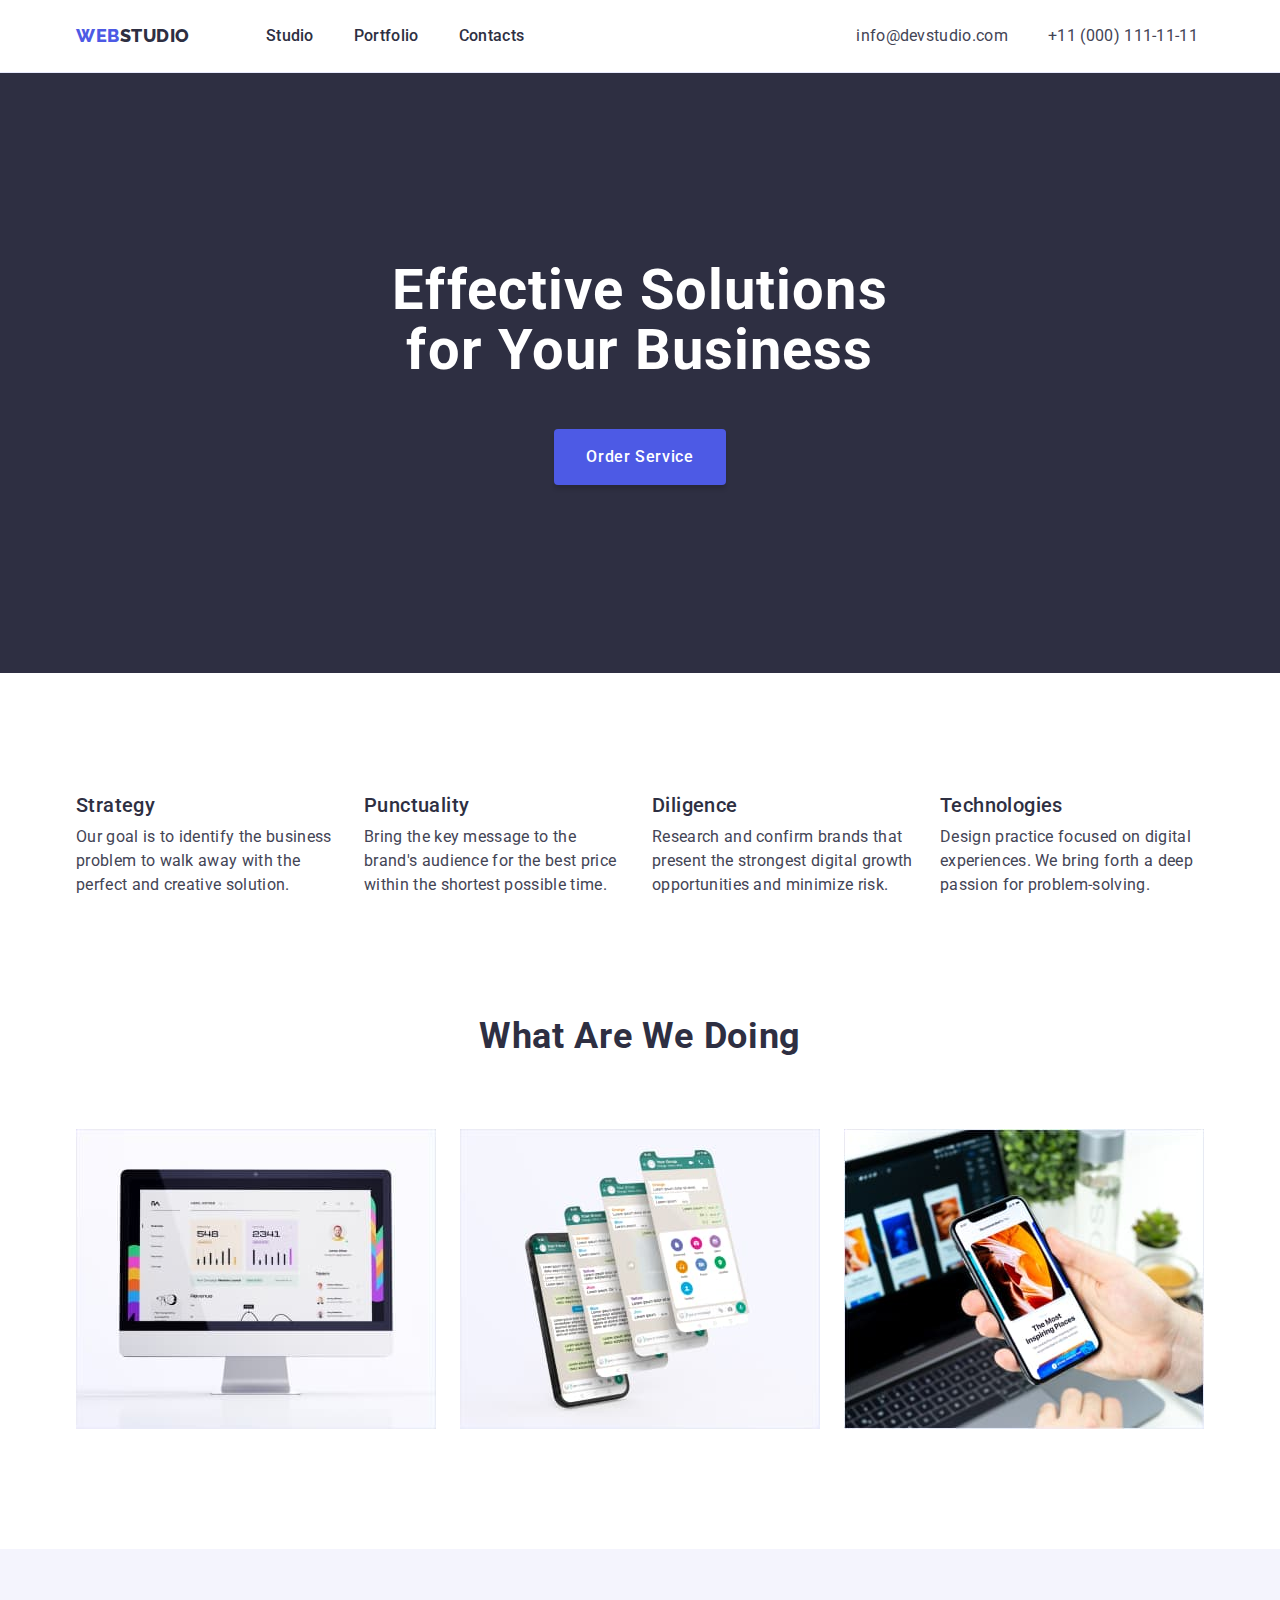
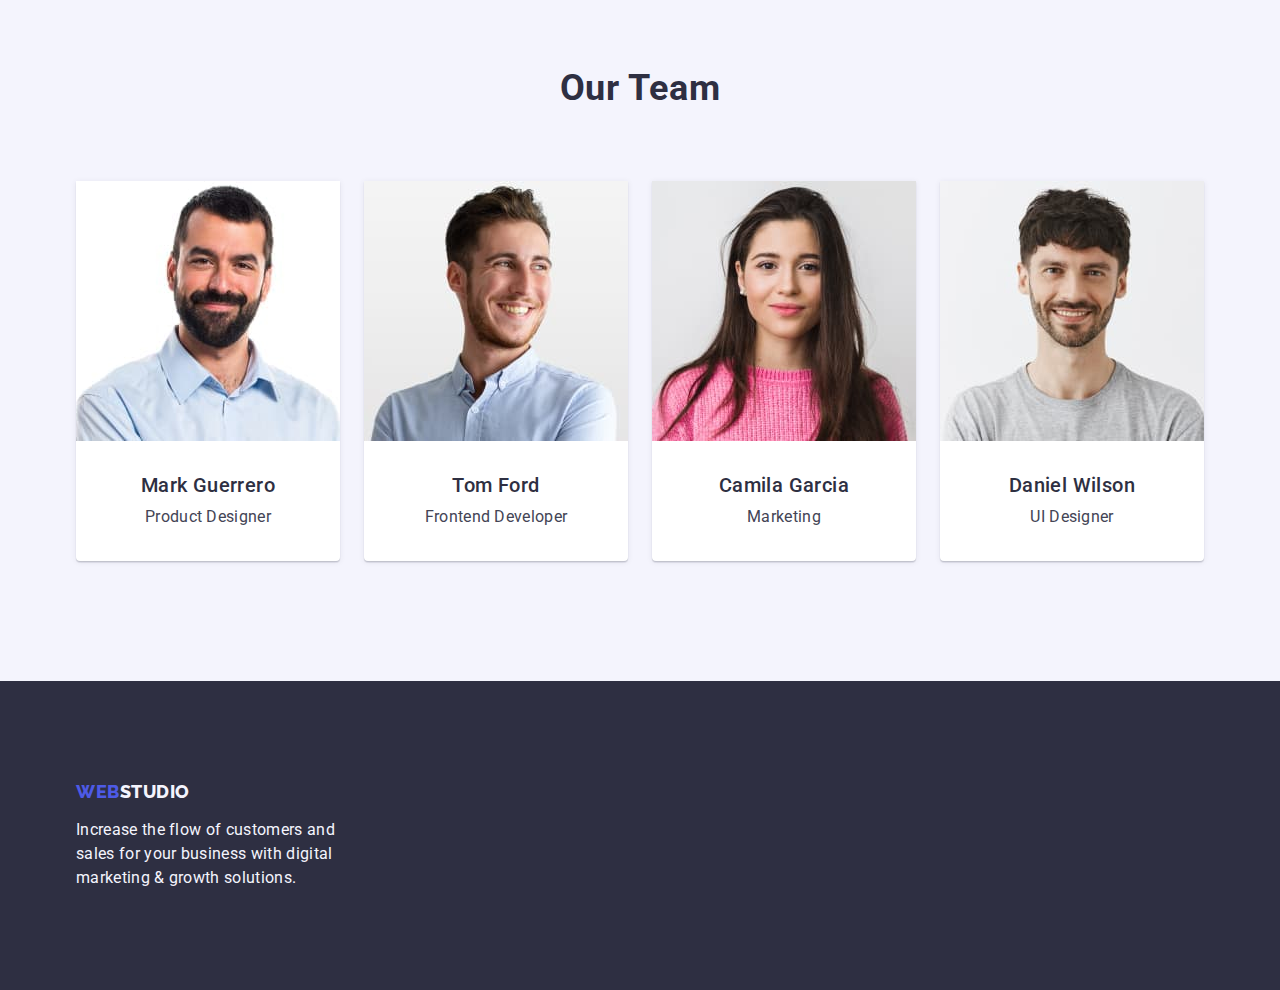
<file: index.html>
<!DOCTYPE html>
<html lang="en">
  <head>
    <meta charset="UTF-8" />
    <meta http-equiv="X-UA-Compatible" content="IE=edge" />
    <meta name="viewport" content="width=device-width, initial-scale=1.0" />
    <title>WebStudio</title>
    <link rel="preconnect" href="https://fonts.googleapis.com" />
    <link rel="preconnect" href="https://fonts.gstatic.com" crossorigin />
    <link
      href="https://fonts.googleapis.com/css2?family=Raleway:wght@800&family=Roboto:wght@400;500;700&display=swap"
      rel="stylesheet"
    />
    <link
      rel="stylesheet"
      href="https://cdn.jsdelivr.net/npm/modern-normalize@1.1.0/modern-normalize.min.css"
    />
    <link rel="stylesheet" href="./css/styles.css" />
  </head>
  <body class="page">
    <!-- Шапка сайта -->
    <header class="main-header">
      <div class="container flex">
        <nav class="page-nav">
          <a class="link logo" href="./index.html">Web<span class="main-logo">Studio</span></a>
          <ul class="menu list">
            <li class="menu-item"><a class="menu-link link list" href="./index.html">Studio</a></li>
            <li class="menu-item">
              <a class="menu-link link list" href="./portfolio.html">Portfolio</a>
            </li>
            <li class="menu-item"><a class="menu-link link list" href="">Contacts</a></li>
          </ul>
        </nav>
        <!-- Ссылки -->
        <address class="contacts">
          <ul class="list auth-nav">
            <li class="auth-nav-container">
              <a class="contact-link link" href="mailto:info@devstudio.com">info@devstudio.com </a>
            </li>
            <li class="auth-nav-container">
              <a class="contact-link link" href="tel:+110001111111">+11 (000) 111-11-11</a>
            </li>
          </ul>
        </address>
      </div>
    </header>
    <!-- Главная секция. Заголовок.Кнопка -->
    <main>
      <section class="main">
        <div class="hero container">
          <h1 class="hero-title">Effective Solutions for Your Business</h1>
          <button class="button" type="button">Order Service</button>
        </div>
      </section>
      <!-- Особенности. Вложенный списк -->
      <section class="feature-section">
        <div class="feature container">
          <h2 class="hidden" style="display: none">Peculiarities</h2>
          <ul class="list box">
            <li class="feature-content">
              <h3 class="feature-title">Strategy</h3>
              <p class="feature-list">
                Our goal is to identify the business problem to walk away with the perfect and
                creative solution.
              </p>
            </li>
            <li class="feature-content">
              <h3 class="feature-title">Punctuality</h3>
              <p class="feature-list">
                Bring the key message to the brand's audience for the best price within the shortest
                possible time.
              </p>
            </li>
            <li class="feature-content">
              <h3 class="feature-title">Diligence</h3>
              <p class="feature-list">
                Research and confirm brands that present the strongest digital growth opportunities
                and minimize risk.
              </p>
            </li>
            <li class="feature-content">
              <h3 class="feature-title">Technologies</h3>
              <p class="feature-list">
                Design practice focused on digital experiences. We bring forth a deep passion for
                problem-solving.
              </p>
            </li>
          </ul>
        </div>
      </section>
      <!-- "Чем мы занимаемся" и "Наша команда" + Картинки -->
      <section class="section-img">
        <div class="container">
          <h2 class="section-title">What are we doing</h2>
          <ul class="list list-img">
            <li class="img-item">
              <img src="./images/img1.jpg" alt="laptop screen" width="360" />
            </li>
            <li class="img-item">
              <img src="./images/img2.jpg" alt="Phone with whatsapp picture" width="360" />
            </li>
            <li class="img-item">
              <img src="./images/img3.jpg" alt="hands holding phone" width="360" />
            </li>
          </ul>
        </div>
      </section>

      <!-- section-workers -->

      <section class="section-workers">
        <div class="container">
          <h2 class="title-team">Our Team</h2>
          <ul class="list cards-list">
            <li class="cards">
              <img class="team-img" src="./images/mark.jpg" alt="Man in blue shirt" width="264" />
              <div class="masters-description">
                <h3 class="title-master">Mark Guerrero</h3>
                <p class="list-description" lang="en">Product Designer</p>
              </div>
            </li>
            <li class="cards">
              <img
                class="team-img"
                src="./images/tom.jpg"
                alt="The man with the Hollywood smile"
                width="264"
              />
              <div class="masters-description">
                <h3 class="title-master">Tom Ford</h3>
                <p class="list-description" lang="en">Frontend Developer</p>
              </div>
            </li>
            <li class="cards">
              <img
                class="team-img"
                src="./images/camila.jpg"
                alt="Girl in a pink sweater"
                width="264"
              />
              <div class="masters-description">
                <h3 class="title-master">Camila Garcia</h3>
                <p class="list-description" lang="en">Marketing</p>
              </div>
            </li>
            <li class="cards">
              <img
                class="team-img"
                src="./images/dan.jpg"
                alt="Man in a gray t-shirt"
                width="264"
              />
              <div class="masters-description">
                <h3 class="title-master">Daniel Wilson</h3>
                <p class="list-description" lang="en">UI Designer</p>
              </div>
            </li>
          </ul>
        </div>
      </section>
    </main>
    <footer class="footer-section">
      <div class="container">
        <a class="link logo logo-item" href="./index.html"
          >Web<span class="footer-logo">Studio</span></a
        >
        <p class="footer-description">
          Increase the flow of customers and sales for your business with digital marketing & growth
          solutions.
        </p>
      </div>
    </footer>
  </body>
</html>
</file>
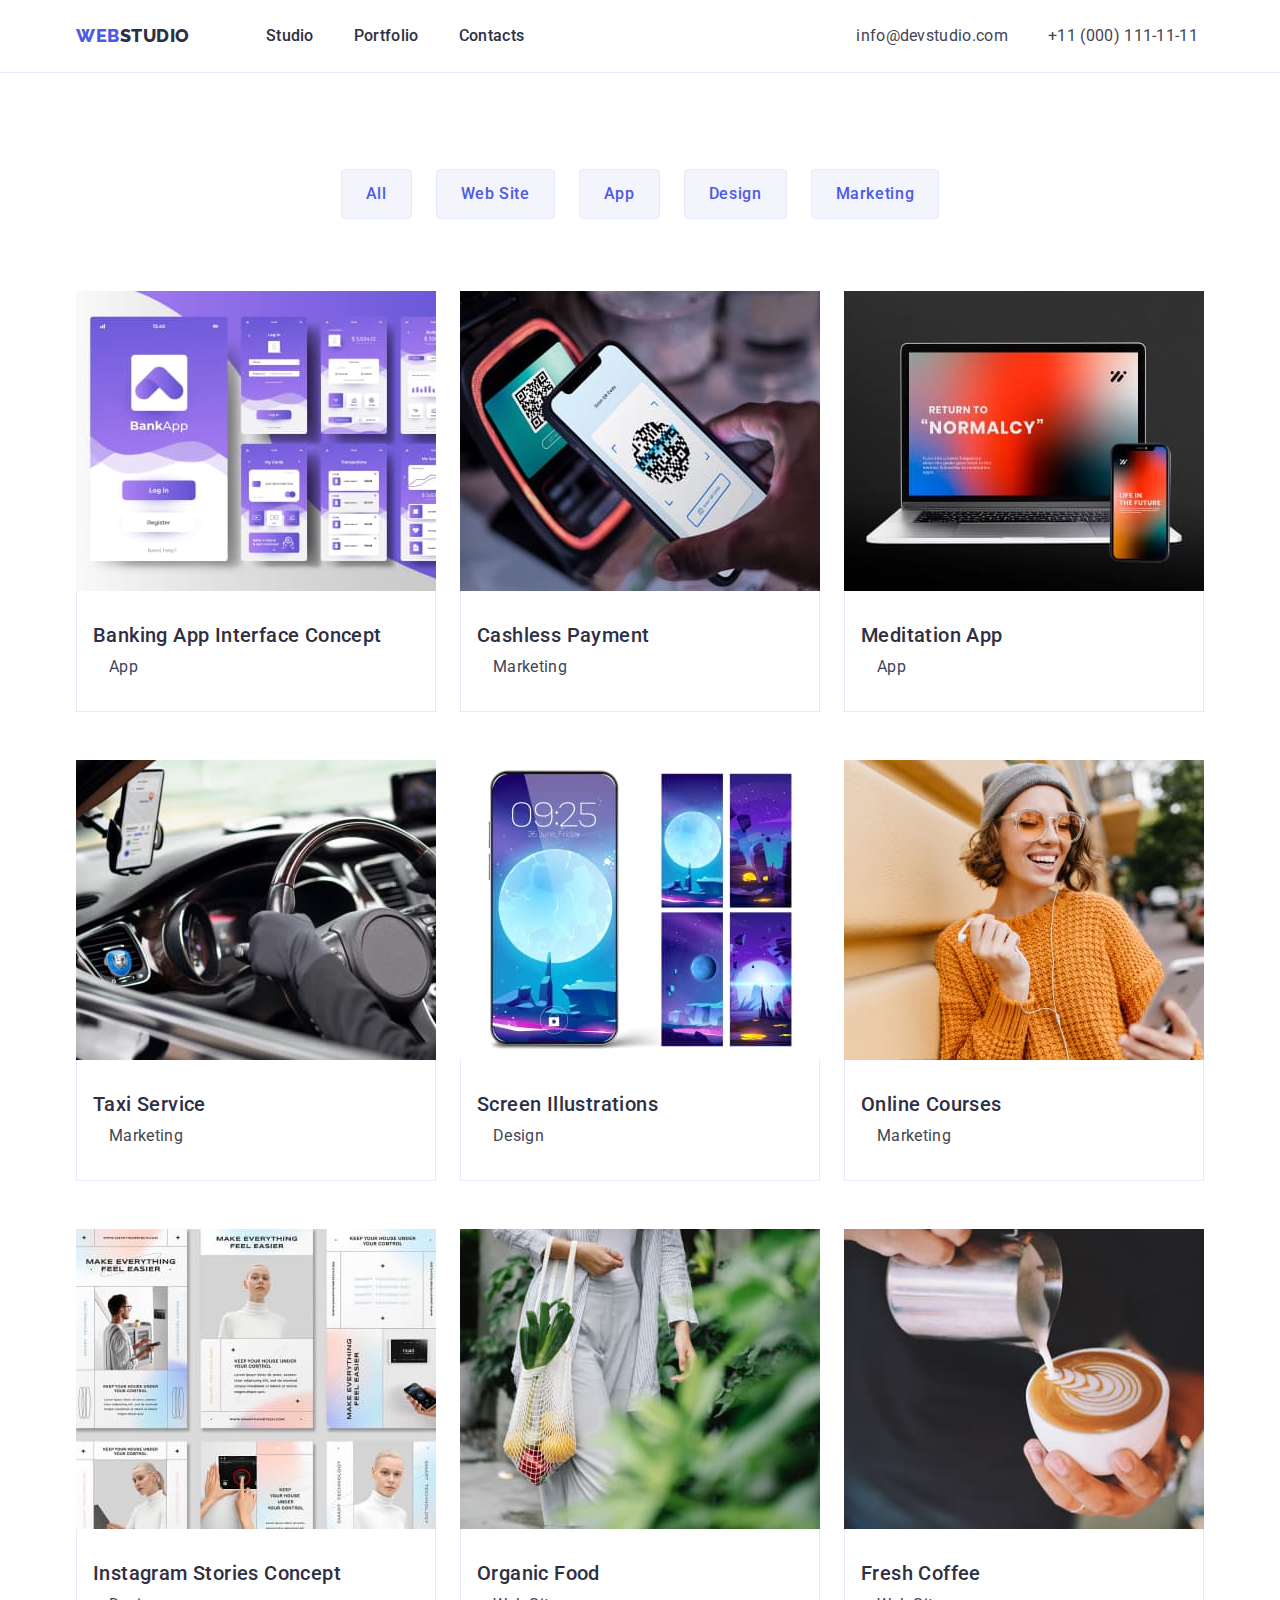
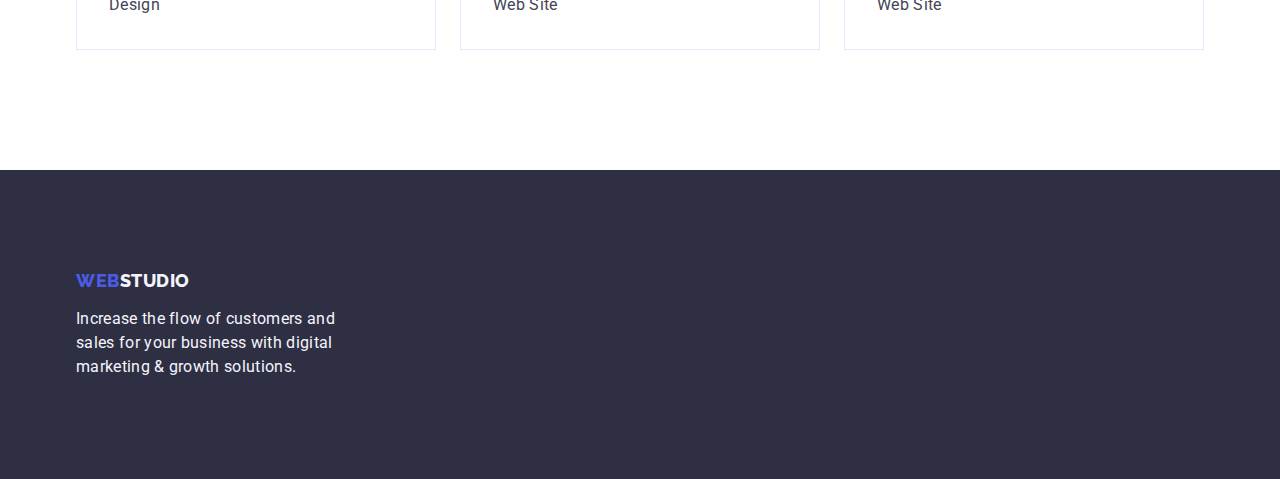
<file: portfolio.html>
<!DOCTYPE html>
<html lang="en">
  <head class="page-header">
    <meta charset="UTF-8" />
    <meta http-equiv="X-UA-Compatible" content="IE=edge" />
    <meta name="viewport" content="width=device-width, initial-scale=1.0" />
    <title>Portfolio</title>
    <link rel="preconnect" href="https://fonts.googleapis.com" />
    <link rel="preconnect" href="https://fonts.gstatic.com" crossorigin />
    <link
      href="https://fonts.googleapis.com/css2?family=Raleway:wght@800&family=Roboto:wght@400;500;700&display=swap"
      rel="stylesheet"
    />
    <link
      rel="stylesheet"
      href="https://cdn.jsdelivr.net/npm/modern-normalize@1.1.0/modern-normalize.min.css"
    />
    <link rel="stylesheet" href="./css/styles.css" />
  </head>
  <body class="page">
    <!-- Шапка -->
    <header class="main-header">
      <div class="container flex">
        <nav class="page-nav">
          <a class="link logo" href="./index.html">Web<span class="main-logo">Studio</span></a>
          <ul class="menu list">
            <li class="menu-item"><a class="menu-link link list" href="./index.html">Studio</a></li>
            <li class="menu-item">
              <a class="menu-link link list" href="./portfolio.html">Portfolio</a>
            </li>
            <li class="menu-item"><a class="menu-link link list" href="">Contacts</a></li>
          </ul>
        </nav>
        <!-- Ссылки -->
        <address class="contacts">
          <ul class="list auth-nav">
            <li class="auth-nav-container">
              <a class="contact-link link" href="mailto:info@devstudio.com">info@devstudio.com </a>
            </li>
            <li class="auth-nav-container">
              <a class="contact-link link" href="tel:+110001111111">+11 (000) 111-11-11</a>
            </li>
          </ul>
        </address>
      </div>
    </header>
    <main>
      <!--Фильтры. Кнопки  -->

      <section class="section">
        <div class="container">
          <h1 class="hidden" style="display: none">Портфолио</h1>
          <ul class="list buttons">
            <li class="button-container">
              <button type="button" class="buttons-item list">All</button>
            </li>
            <li class="button-container">
              <button type="button" class="buttons-item list">Web Site</button>
            </li>
            <li class="button-container">
              <button type="button" class="buttons-item list">App</button>
            </li>
            <li class="button-container">
              <button type="button" class="buttons-item list">Design</button>
            </li>
            <li class="button-container">
              <button type="button" class="buttons-item list">Marketing</button>
            </li>
          </ul>

          <!-- Портфолио. Ссылки с картинками -->

          <ul class="list portfolio">
            <li class="portfolio-cards">
              <a href="" class="link portfolio-list"
                ><img
                  src="./images//images2/bankapp.jpg"
                  alt="Banking App Interface Screens"
                  width="360"
                />
                <div class="add-container">
                  <h2 class="portfolio-item">Banking App Interface Concept</h2>
                  <p class="list-title">App</p>
                </div>
              </a>
            </li>
            <li class="portfolio-cards">
              <a href="" class="link portfolio-list"
                ><img
                  src="./images//images2/qrcode.jpg"
                  alt="phone screen with QR-code"
                  width="360"
                />
                <div class="add-container">
                  <h2 class="portfolio-item">Cashless Payment</h2>
                  <p class="list-title">Marketing</p>
                </div>
              </a>
            </li>
            <li class="portfolio-cards">
              <a href="" class="link portfolio-list"
                ><img
                  src="./images//images2/reterntonormal.jpg"
                  alt="laptop screen with a picture"
                  width="360"
                />
                <div class="add-container">
                  <h2 class="portfolio-item">Meditation App</h2>
                  <p class="list-title">App</p>
                </div>
              </a>
            </li>
            <li class="portfolio-cards">
              <a href="" class="link portfolio-list"
                ><img src="./images//images2/driver.jpg" alt="driver" width="360" />
                <div class="add-container">
                  <h2 class="portfolio-item">Taxi Service</h2>
                  <p class="list-title">Marketing</p>
                </div>
              </a>
            </li>
            <li class="portfolio-cards">
              <a href="" class="link portfolio-list"
                ><img
                  src="./images//images2/moonscreen.jpg"
                  alt="phone screen with a moon"
                  width="360"
                />
                <div class="add-container">
                  <h2 class="portfolio-item">Screen Illustrations</h2>
                  <p class="list-title">Design</p>
                </div>
              </a>
            </li>
            <li class="portfolio-cards">
              <a href="" class="link portfolio-listitem"
                ><img src="./images//images2/smilelady.jpg" alt="lady with a smile" width="360" />
                <div class="add-container">
                  <h2 class="portfolio-item">Online Courses</h2>
                  <p class="list-title">Marketing</p>
                </div>
              </a>
            </li>
            <li class="portfolio-cards">
              <a href="" class="link portfolio-list"
                ><img
                  src="./images//images2/feeleasyer.jpg"
                  alt="Instagram Stories Screens"
                  width="360"
                />
                <div class="add-container">
                  <h2 class="portfolio-item">Instagram Stories Concept</h2>
                  <p class="list-title">Design</p>
                </div>
              </a>
            </li>
            <li class="portfolio-cards">
              <a href="" class="link portfolio-list"
                ><img
                  src="./images//images2/pocket.jpg"
                  alt="lady with a pocket full of food"
                  width="360"
                />
                <div class="add-container">
                  <h2 class="portfolio-item">Organic Food</h2>
                  <p class="list-title">Web Site</p>
                </div>
              </a>
            </li>
            <li class="portfolio-cards">
              <a href="" class="link portfolio-list"
                ><img src="./images//images2/coffee.jpg" alt="coffee" width="360" />
                <div class="add-container">
                  <h2 class="portfolio-item">Fresh Coffee</h2>
                  <p class="list-title">Web Site</p>
                </div>
              </a>
            </li>
          </ul>
        </div>
      </section>
    </main>
    <footer class="footer-section">
      <div class="container">
        <a class="link logo logo-item" href="./index.html"
          >Web<span class="footer-logo">Studio</span></a
        >
        <p class="footer-description">
          Increase the flow of customers and sales for your business with digital marketing & growth
          solutions.
        </p>
      </div>
    </footer>
  </body>
</html>
</file>
<file: css/styles.css>
:root {
  --main-text-color: #2e2f42;
  --secondary-text-color: #434455;
  --main-bg-color: #2e2f42;
  --secondary-bg-color: #f4f4fd;
  --accent-color: #4d5ae5;
  --primery-whitecolor: #ffffff;
}

/* index.html */

.page {
  color: var(--secondary-text-color);
  background-color: var(--primery-whitecolor);

  font-family: Roboto, sans-serif;
  letter-spacing: 0.02em;

  font-size: 16px;
  line-height: 1.2;
}

/* Styles reset*/

.list {
  list-style: none;
}
.link {
  text-decoration: none;
}

h1,
h2,
h3,
h4,
p {
  margin-top: 0;
  margin-bottom: 0;
}

ul,
ol {
  margin-top: 0;
  margin-bottom: 0;
  padding-left: 0;
}

img {
  display: block;
}

button {
  cursor: pointer;
}

/* Header container */

.container {
  width: 1158px;
  margin-left: auto;
  margin-right: auto;
  padding-left: 15px;
  padding-right: 15px;
}

.flex {
  display: flex;
}
.main-header {
  display: flex;

  border-bottom: 1px solid #e7e9fc;
}

/* Logo */

.logo {
  font-family: 'Raleway', sans-serif;
  font-weight: 800;
  font-size: 18px;
  line-height: 1.17;

  display: inline-block;
  align-items: center;
  letter-spacing: 0.03em;
  text-transform: uppercase;

  color: #4d5ae5;

  margin-right: 76px;
}

.logo-item {
  margin-bottom: 16px;
}

.main-logo {
  color: var(--main-text-color);
}

.blue-logo {
  color: var(--accent-color);

  font-family: 'Raleway', sans-serif;
  font-weight: 800;
  font-size: 18px;
  line-height: 1.17;

  display: flex;
  align-items: center;
  letter-spacing: 0.03em;
  text-transform: uppercase;
}

/*  Site nav */

.page-nav {
  display: flex;
  align-items: center;
}

.menu {
  display: flex;
}

.menu-link {
  font-family: 'Roboto', sans-serif;

  font-weight: 500;
  font-size: 16px;
  line-height: 1.5;

  letter-spacing: 0.02em;

  color: var(--main-text-color);

  padding: 24px 0;
}

.menu-link:hover,
.menu-link:focus {
  color: #404bbf;
}

.menu-item:not(:last-child) {
  margin-right: 40px;
}
.menu-item {
  padding: 24px 0;
}
/* Site nav page 1-2 */

.contact-link {
  font-family: 'Roboto', sans-serif;
  font-weight: 400;
  font-size: 16px;
  line-height: 1.5;

  letter-spacing: 0.02em;

  color: #434455;
}

.contacts {
  font-style: normal;
  margin-left: 332px;
}

.auth-nav {
  display: flex;
}

.auth-nav-container:not(:last-child) {
  margin-right: 40px;
}
.auth-nav-container {
  padding: 24px 0;
}
.auth-nav .link:hover,
.auth-nav .link:focus,
.footer-nav .link:hover,
.footer-nav .link:focus {
  color: #404bbf;
}

/* hero */
.main {
  padding: 188px 0;
  background-color: var(--main-bg-color);
}

.hero-title {
  color: var(--primery-whitecolor);

  font-family: 'Roboto', sans-serif;
  font-weight: 700;
  font-size: 56px;
  line-height: 1.07;

  text-align: center;
  letter-spacing: 0.02em;

  max-width: 496px;
  height: 120px;

  margin-left: auto;
  margin-right: auto;
  margin-bottom: 48px;
}

.hero .button {
  color: var(--primery-whitecolor);
  background-color: var(--accent-color);

  font-weight: 500;
  font-size: 16px;
  line-height: 1.5;

  display: block;
  align-items: center;
  letter-spacing: 0.04em;
  text-align: center;
  font-family: inherit;

  margin-left: auto;
  margin-right: auto;

  padding: 16px 32px;
  min-width: 169px;
  min-height: 56px;

  border: none;
  box-shadow: 0px 4px 4px rgba(0, 0, 0, 0.15);
  border-radius: 4px;
}

.button:hover,
.button:focus {
  background-color: #404bbf;
}

/* feature-list */
.feature-section {
  padding: 120px 0;
}

.feature {
  display: flex;
}

.box {
  display: flex;
}

.feature-list {
  font-family: 'Roboto', sans-serif;
  font-size: 16px;
  line-height: 1.5;
  letter-spacing: 0.02em;

  color: var(--secondary-text-color);

  width: 264px;
}

.feature-title {
  font-family: 'Roboto', sans-serif;
  font-weight: 500;
  font-size: 20px;
  line-height: 1.2;

  letter-spacing: 0.02em;

  color: var(--main-text-color);

  margin-bottom: 8px;
}

.feature-content:not(:last-child) {
  margin-right: 24px;
}

/* section title 3-4 */

.section-title {
  font-family: 'Roboto', sans-serif;
  font-weight: 700;
  font-size: 36px;
  line-height: 1.11;

  text-align: center;
  letter-spacing: 0.02em;
  text-transform: capitalize;

  color: var(--main-text-color);

  margin-bottom: 72px;
}

.list-img {
  display: flex;
}

.img-item {
  width: calc((100% - 48px) / 3);
}
.img-item:not(:last-child) {
  margin-right: 24px;
}

.section-img {
  padding-bottom: 120px;
}
.section-workers {
  background-color: var(--secondary-bg-color);
  padding: 120px 0;
}

.title-team {
  font-family: 'Roboto', sans-serif;
  font-weight: 700;
  font-size: 36px;
  line-height: 1.11;

  text-align: center;
  letter-spacing: 0.02em;
  text-transform: capitalize;

  color: var(--main-text-color);

  margin-bottom: 72px;
}

.cards-list {
  display: flex;
}

.cards:not(:last-child) {
  margin-right: 24px;
}
.cards {
  background-color: var(--primery-whitecolor);
  box-shadow: 0px 1px 6px rgba(46, 47, 66, 0.08), 0px 1px 1px rgba(46, 47, 66, 0.16),
    0px 2px 1px rgba(46, 47, 66, 0.08);
  border-radius: 0px 0px 4px 4px;

  width: calc((100%-72px) / 4);
}

.masters-description {
  padding: 32px 16px;
}

.title-master {
  font-family: 'Roboto', sans-serif;
  font-weight: 500;
  font-size: 20px;
  line-height: 1.2;

  text-align: center;
  letter-spacing: 0.02em;

  color: var(--main-text-color);

  margin-bottom: 8px;
}

.list-description {
  font-family: 'Roboto', sans-serif;
  font-size: 16px;
  line-height: 1.5;

  text-align: center;
  letter-spacing: 0.02em;

  color: var(--secondary-text-color);
}

/* footer */

.footer-section {
  background-color: var(--main-bg-color);
  padding: 100px 0;
}

.footer-logo {
  color: #f4f4fd;
}

.footer-description {
  font-family: 'Roboto', sans-serif;
  font-size: 16px;
  line-height: 1.5;

  letter-spacing: 0.02em;

  color: #f4f4fd;

  display: block;
  width: 264px;
  height: 72px;
}

/* portfolio.html */

.button-box {
  padding-top: 96px;
  padding-bottom: 72px;
}

.buttons {
  display: flex;
  justify-content: center;
  gap: 24px;

  margin-bottom: 72px;
}

.buttons-item {
  font-family: 'Roboto', sans-serif;
  font-weight: 500;
  font-size: 16px;
  line-height: 1.5;

  letter-spacing: 0.04em;

  color: var(--accent-color);

  padding: 12px 24px;

  background-color: #f4f4fd;

  border: 1px solid #e7e9fc;
  border-radius: 4px;
}

.buttons-item:hover,
.buttons-item:focus {
  border: 1px solid transparent;
}
.buttons .list:hover,
.buttons .list:focus {
  color: var(--primery-whitecolor);
  background-color: #404bbf;
}

/* main */
.section {
  padding: 96px 0 120px;
}
.portfolio-container {
  margin-left: 156px;
  margin-right: 156px;
  padding-bottom: 120px;
}

.portfolio {
  display: flex;
  flex-wrap: wrap;
}

.portfolio-cards {
  width: calc((100% - 48px) / 3);
}
.portfolio-cards:not(:nth-last-of-type(3n + 1)) {
  margin-right: 24px;
}
.portfolio-cards:not(:nth-last-child(-n + 3)) {
  margin-bottom: 48px;
}

.portfolio-cards {
  min-width: 360px;
  min-height: 420px;
}

.portfolio-item {
  font-family: 'Roboto', sans-serif;
  font-weight: 500;
  font-size: 20px;
  line-height: 1.2;

  letter-spacing: 0.02em;

  color: var(--main-text-color);

  margin-bottom: 8px;
}
.portfolio .list-title {
  font-family: 'Roboto', sans-serif;
  font-size: 16px;
  line-height: 1.5;

  letter-spacing: 0.02em;

  color: var(--secondary-text-color);

  margin-top: 8px;
  margin-left: 16px;
}

.add-container {
  padding: 32px 16px;
  border: 1px solid #e7e9fc;
  border-top: none;
}
</file>
